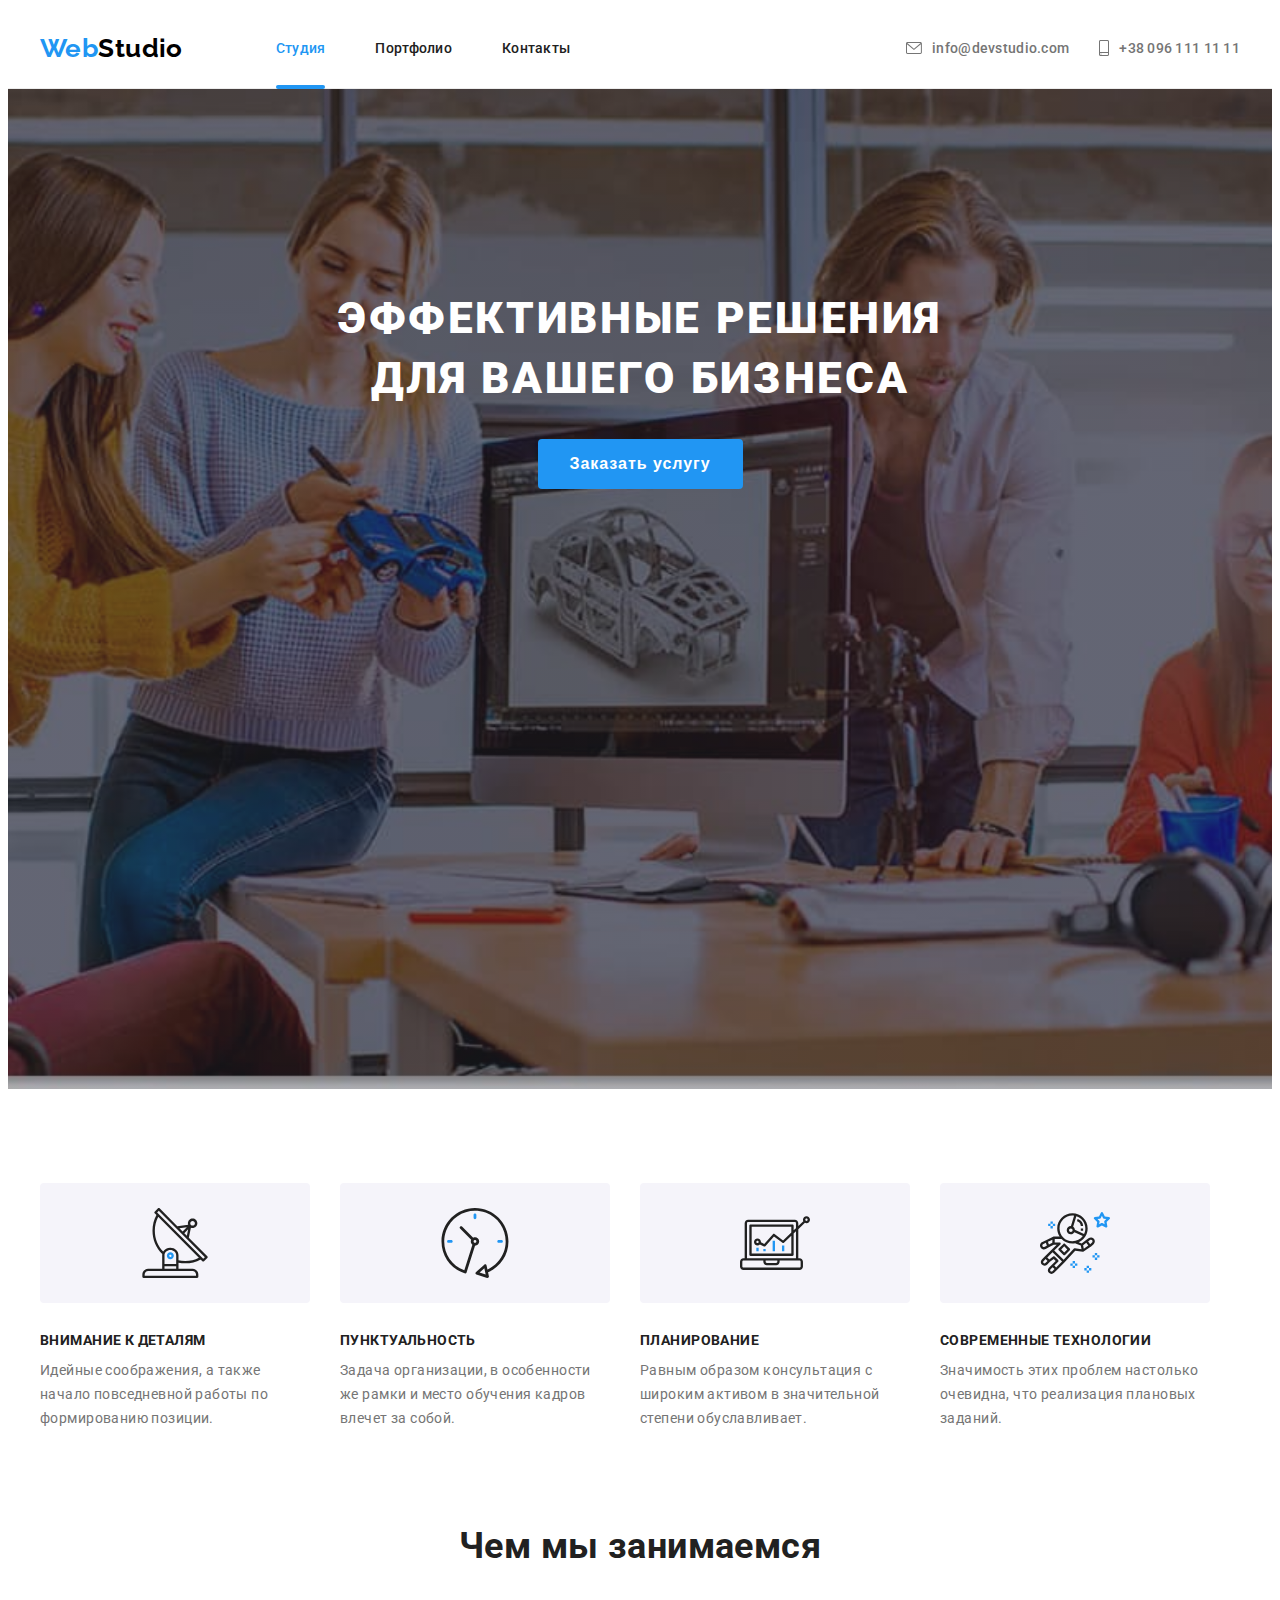
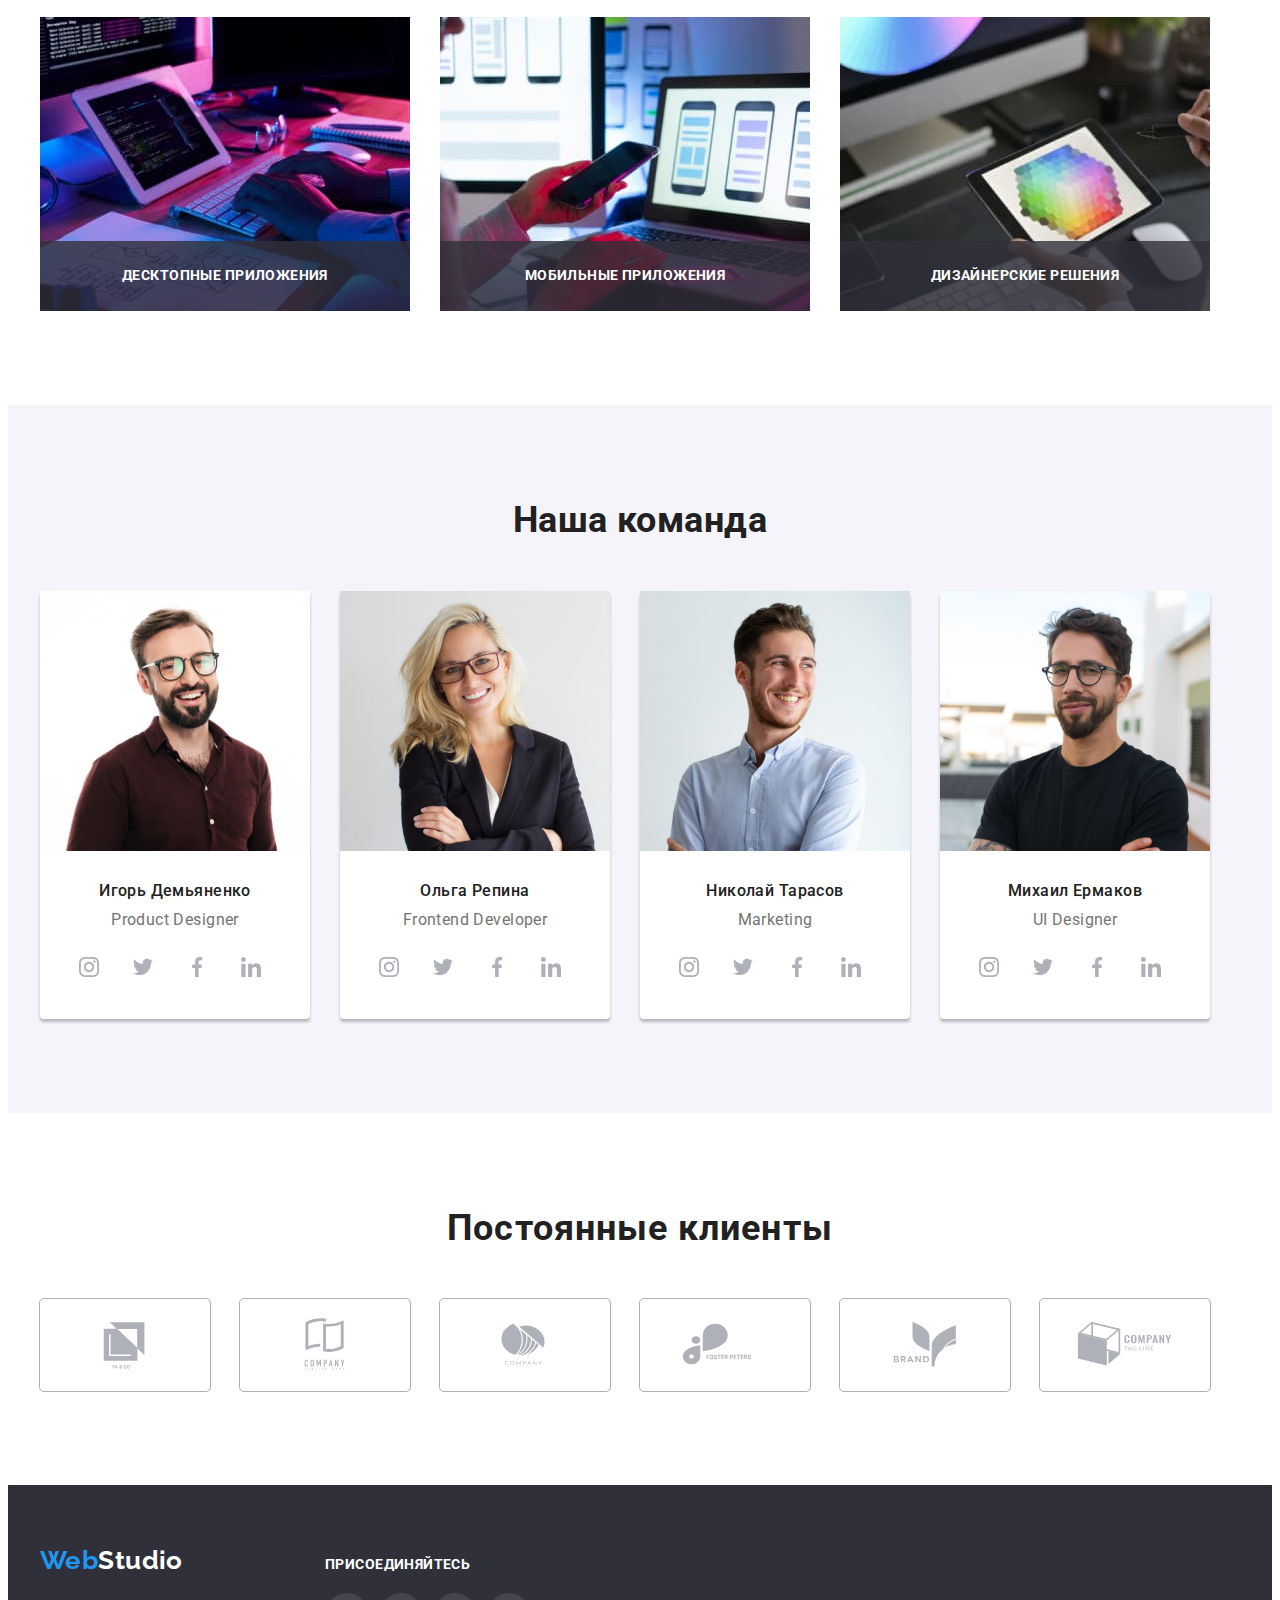
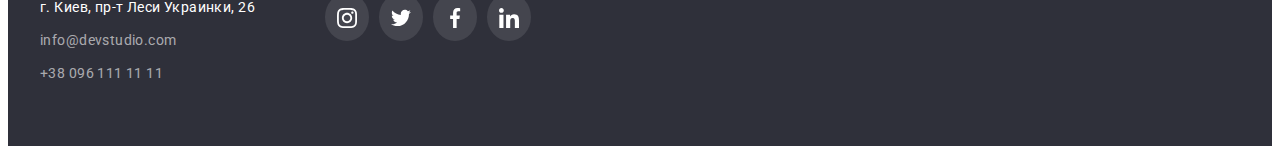
<file: index.html>
<!DOCTYPE html>
<html lang="ru">
  <head>
    <meta charset="UTF-8" />
    <meta http-equiv="X-UA-Compatible" content="IE=edge" />
    <meta name="viewport" content="width=device-width, initial-scale=1.0" />
    <link rel="preconnect" href="https://fonts.googleapis.com" />
    <link rel="preconnect" href="https://fonts.gstatic.com" crossorigin />
    <link
      href="https://fonts.googleapis.com/css2?family=Raleway:wght@700&family=Roboto:wght@400;500;700;900&display=swap"
      rel="stylesheet"
    />
    <link
      rel="stylesheet"
      href="https://cdnjs.cloudflare.com/ajax/libs/modern-normalize/1.1.0/modern-normalize.min.css"
      integrity="sha512-wpPYUAdjBVSE4KJnH1VR1HeZfpl1ub8YT/NKx4PuQ5NmX2tKuGu6U/JRp5y+Y8XG2tV+wKQpNHVUX03MfMFn9Q=="
      crossorigin="anonymous"
      referrerpolicy="no-referrer"
    />
    <link rel="stylesheet" href="./styles/styles.css" />
    <title>WebStudio</title>
  </head>
  <body>
    <header class="header">
      <div class="container">
        <nav class="header-nav">
          <a href="./index.html" class="header-logo"><span class="logo-web">Web</span>Studio</a>
          <ul class="list header-list">
            <li class="header-item">
              <a href="./index.html" class="link header-link current">Студия</a>
            </li>
            <li class="header-item">
              <a href="./portfolio.html" class="link header-link">Портфолио</a>
            </li>
            <li class="header-item"><a href="" class="link header-link">Контакты</a></li>
          </ul>
        </nav>
        <ul class="list header-contacts">
          <li class="header-item">
            <a href="mailto:info@devstudio.com" class="header-link mail link">
              <svg class="header-icon envelope" width="16" height="12">
                <use href="./images/symbol-defs.svg#icon-envelope-1"></use>
              </svg>
              info@devstudio.com</a
            >
          </li>
          <li class="header-item">
            <a href="tel:+380961111111" class="header-link link tel">
              <svg class="header-icon smartphone" width="10" height="16">
                <use href="./images/symbol-defs.svg#icon-smartphone-1"></use></svg
              >+38 096 111 11 11</a
            >
          </li>
        </ul>
      </div>
    </header>

    <main>
      <!--Шапка-->
      <section class="hero section">
        <div class="container hero-cont">
          <h1 class="hero-title">Эффективные решения для вашего бизнеса</h1>
          <button type="button" class="hero-btn" data-modal-open>Заказать услугу</button>
        </div>
      </section>

      <!--Особенности-->
      <section class="excell section">
        <div class="container">
          <h2 class="visually-hidden">Особенности</h2>
          <ul class="excell-list list">
            <li class="excell-list-box">
              <div class="excell-box">
                <svg class="excell-svg">
                  <use href="./images/symbol-defs.svg#icon-antenna-1-1"></use>
                </svg>
              </div>
              <h3 class="excell-sub-title">Внимание к деталям</h3>
              <p class="excell-text">
                Идейные соображения, а также начало повседневной работы по формированию позиции.
              </p>
            </li>
            <li class="excell-list-box">
              <div class="excell-box">
                <svg class="excell-svg">
                  <use href="./images/symbol-defs.svg#icon-clock-1-1"></use>
                </svg>
              </div>
              <h3 class="excell-sub-title">Пунктуальность</h3>
              <p class="excell-text">
                Задача организации, в особенности же рамки и место обучения кадров влечет за собой.
              </p>
            </li>
            <li class="excell-list-box">
              <div class="excell-box">
                <svg class="excell-svg">
                  <use href="./images/symbol-defs.svg#icon-diagram-1-1"></use>
                </svg>
              </div>
              <h3 class="excell-sub-title">Планирование</h3>
              <p class="excell-text">
                Равным образом консультация с широким активом в значительной степени обуславливает.
              </p>
            </li>
            <li class="excell-list-box">
              <div class="excell-box">
                <svg class="excell-svg">
                  <use href="./images/symbol-defs.svg#icon-astronaut-1-1"></use>
                </svg>
              </div>
              <h3 class="excell-sub-title">Современные технологии</h3>
              <p class="excell-text">
                Значимость этих проблем настолько очевидна, что реализация плановых заданий.
              </p>
            </li>
          </ul>
        </div>
      </section>

      <!--Чем мы занимаемся-->
      <section class="about section">
        <div class="container">
          <h2 class="about-title">Чем мы занимаемся</h2>
          <ul class="list about-list">
            <li class="about-imgs">
              <img class="about-img" src="./images/box1.jpg" alt="Картинка 1" width="370" />
              <div class="about-img-box">
                <h3 class="about-img-text">Десктопные приложения</h3>
              </div>
            </li>
            <li class="about-imgs">
              <img class="about-img" src="./images/box2.jpg" alt="Картинка 2" width="370" />
              <div class="about-img-box">
                <h3 class="about-img-text">Мобильные приложения</h3>
              </div>
            </li>
            <li class="about-imgs">
              <img class="about-img" src="./images/box3.jpg" alt="Картинка 3" width="370" />
              <div class="about-img-box">
                <h3 class="about-img-text">Дизайнерские решения</h3>
              </div>
            </li>
          </ul>
        </div>
      </section>

      <!--Наша команда-->
      <section class="team section">
        <div class="container">
          <h2 class="team-title">Наша команда</h2>
          <ul class="team-list list">
            <li class="team-card">
              <img
                src="./images/team_member1.jpg"
                alt="Фото Игорь Демьяненко"
                class="team-img"
                width="270"
              />
              <h3 class="team-name">Игорь Демьяненко</h3>
              <p class="team-prof">Product Designer</p>
              <ul class="team-social-list">
                <li class="team-social-item">
                  <a href="" class="team-social-link">
                    <svg class="team-social-icon" width="20" height="20">
                      <use href="./images/symbol-defs.svg#icon-instagram"></use>
                    </svg>
                  </a>
                </li>
                <li class="team-social-item">
                  <a href="" class="team-social-link">
                    <svg class="team-social-icon" width="20" height="20">
                      <use href="./images/symbol-defs.svg#icon-twitter"></use>
                    </svg>
                  </a>
                </li>
                <li class="team-social-item">
                  <a href="" class="team-social-link">
                    <svg class="team-social-icon" width="20" height="20">
                      <use href="./images/symbol-defs.svg#icon-facebook"></use>
                    </svg>
                  </a>
                </li>
                <li class="team-social-item">
                  <a href="" class="team-social-link">
                    <svg class="team-social-icon" width="20" height="20">
                      <use href="./images/symbol-defs.svg#icon-linkedin"></use>
                    </svg>
                  </a>
                </li>
              </ul>
            </li>
            <li class="team-card">
              <img
                src="./images/team_member2.jpg"
                alt="Фото Ольга Репина"
                class="team-img"
                width="270"
              />
              <h3 class="team-name">Ольга Репина</h3>
              <p class="team-prof">Frontend Developer</p>
              <ul class="team-social-list">
                <li class="team-social-item">
                  <a href="" class="team-social-link">
                    <svg class="team-social-icon" width="20" height="20">
                      <use href="./images/symbol-defs.svg#icon-instagram"></use>
                    </svg>
                  </a>
                </li>
                <li class="team-social-item">
                  <a href="" class="team-social-link">
                    <svg class="team-social-icon" width="20" height="20">
                      <use href="./images/symbol-defs.svg#icon-twitter"></use>
                    </svg>
                  </a>
                </li>
                <li class="team-social-item">
                  <a href="" class="team-social-link">
                    <svg class="team-social-icon" width="20" height="20">
                      <use href="./images/symbol-defs.svg#icon-facebook"></use>
                    </svg>
                  </a>
                </li>
                <li class="team-social-item">
                  <a href="" class="team-social-link">
                    <svg class="team-social-icon" width="20" height="20">
                      <use href="./images/symbol-defs.svg#icon-linkedin"></use>
                    </svg>
                  </a>
                </li>
              </ul>
            </li>
            <li class="team-card">
              <img
                src="./images/team_member3.jpg"
                alt="Фото Николай Тарасов"
                class="team-img"
                width="270"
              />
              <h3 class="team-name">Николай Тарасов</h3>
              <p class="team-prof">Marketing</p>
              <ul class="team-social-list">
                <li class="team-social-item">
                  <a href="" class="team-social-link">
                    <svg class="team-social-icon" width="20" height="20">
                      <use href="./images/symbol-defs.svg#icon-instagram"></use>
                    </svg>
                  </a>
                </li>
                <li class="team-social-item">
                  <a href="" class="team-social-link">
                    <svg class="team-social-icon" width="20" height="20">
                      <use href="./images/symbol-defs.svg#icon-twitter"></use>
                    </svg>
                  </a>
                </li>
                <li class="team-social-item">
                  <a href="" class="team-social-link">
                    <svg class="team-social-icon" width="20" height="20">
                      <use href="./images/symbol-defs.svg#icon-facebook"></use>
                    </svg>
                  </a>
                </li>
                <li class="team-social-item">
                  <a href="" class="team-social-link">
                    <svg class="team-social-icon" width="20" height="20">
                      <use href="./images/symbol-defs.svg#icon-linkedin"></use>
                    </svg>
                  </a>
                </li>
              </ul>
            </li>
            <li class="team-card">
              <img
                src="./images/team_member4.jpg"
                alt="Фото Михаил Ермаков"
                class="team-img"
                width="270"
              />
              <h3 class="team-name">Михаил Ермаков</h3>
              <p class="team-prof">UI Designer</p>
              <ul class="team-social-list">
                <li class="team-social-item">
                  <a href="" class="team-social-link">
                    <svg class="team-social-icon" width="20" height="20">
                      <use href="./images/symbol-defs.svg#icon-instagram"></use>
                    </svg>
                  </a>
                </li>
                <li class="team-social-item">
                  <a href="" class="team-social-link">
                    <svg class="team-social-icon" width="20" height="20">
                      <use href="./images/symbol-defs.svg#icon-twitter"></use>
                    </svg>
                  </a>
                </li>
                <li class="team-social-item">
                  <a href="" class="team-social-link">
                    <svg class="team-social-icon" width="20" height="20">
                      <use href="./images/symbol-defs.svg#icon-facebook"></use>
                    </svg>
                  </a>
                </li>
                <li class="team-social-item">
                  <a href="" class="team-social-link">
                    <svg class="team-social-icon" width="20" height="20">
                      <use href="./images/symbol-defs.svg#icon-linkedin"></use>
                    </svg>
                  </a>
                </li>
              </ul>
            </li>
          </ul>
        </div>
      </section>
      <section class="clients section">
        <div class="container">
          <h2 class="clients-title">Постоянные клиенты</h2>
          <div>
            <ul class="clients-list list">
              <li class="clients-svg-box">
                <a href="" class="clients-link">
                  <svg class="client-logo" width="106" height="60">
                    <use href="./images/symbol-defs.svg#icon-client1-1"></use>
                  </svg>
                </a>
              </li>
              <li class="clients-svg-box">
                <a href="" class="clients-link">
                  <svg class="client-logo" width="106" height="60">
                    <use href="./images/symbol-defs.svg#icon-client2-1"></use>
                  </svg>
                </a>
              </li>
              <li class="clients-svg-box">
                <a href="" class="clients-link">
                  <svg class="client-logo" width="106" height="60">
                    <use href="./images/symbol-defs.svg#icon-client3-1"></use>
                  </svg>
                </a>
              </li>
              <li class="clients-svg-box">
                <a href="" class="clients-link">
                  <svg class="client-logo" width="106" height="60">
                    <use href="./images/symbol-defs.svg#icon-client4-1"></use>
                  </svg>
                </a>
              </li>
              <li class="clients-svg-box">
                <a href="" class="clients-link">
                  <svg class="client-logo" width="106" height="60">
                    <use href="./images/symbol-defs.svg#icon-client5-1"></use>
                  </svg>
                </a>
              </li>
              <li class="clients-svg-box">
                <a href="" class="clients-link">
                  <svg class="client-logo" width="106" height="60">
                    <use href="./images/symbol-defs.svg#icon-client6-1"></use>
                  </svg>
                </a>
              </li>
            </ul>
          </div>
        </div>
      </section>
    </main>

    <footer class="footer">
      <div class="container footer-cont">
        <div>
          <a href="./index.html" class="footer-logo"><span class="logo-web">Web</span>Studio</a>
          <address class="address">
            <ul class="list">
              <li class="location">г. Киев, пр-т Леси Украинки, 26</li>
              <li>
                <a href="mailto:info@devstudio.com" class="footer-link link">info@devstudio.com</a>
              </li>
              <li><a href="tel:+380961111111" class="footer-link link">+38 096 111 11 11</a></li>
            </ul>
          </address>
        </div>
        <div class="footer-social-box">
          <p class="footer-social-text">присоединяйтесь</p>
          <div>
            <ul class="footer-social-list">
              <li class="footer-social-item">
                <a href="" class="footer-social-link">
                  <svg class="footer-social-icon" width="20" height="20">
                    <use href="./images/symbol-defs.svg#icon-instagram"></use>
                  </svg>
                </a>
              </li>
              <li class="footer-social-item">
                <a href="" class="footer-social-link">
                  <svg class="footer-social-icon" width="20" height="20">
                    <use href="./images/symbol-defs.svg#icon-twitter"></use>
                  </svg>
                </a>
              </li>
              <li class="footer-social-item">
                <a href="" class="footer-social-link">
                  <svg class="footer-social-icon" width="20" height="20">
                    <use href="./images/symbol-defs.svg#icon-facebook"></use>
                  </svg>
                </a>
              </li>
              <li class="footer-social-item">
                <a href="" class="footer-social-link">
                  <svg class="footer-social-icon" width="20" height="20">
                    <use href="./images/symbol-defs.svg#icon-linkedin"></use>
                  </svg>
                </a>
              </li>
            </ul>
          </div>
        </div>
      </div>
    </footer>
    <div class="backdrop is-hidden" data-modal>
      <div class="modal">
        <button type="button" class="close-btn" data-modal-close>
          <svg width="18" height="18">
            <use href="./images/symbol-defs.svg#icon-close-icon"></use>
          </svg>
        </button>
      </div>
    </div>
    <script src="./js/modal.js"></script>
  </body>
</html>
</file>
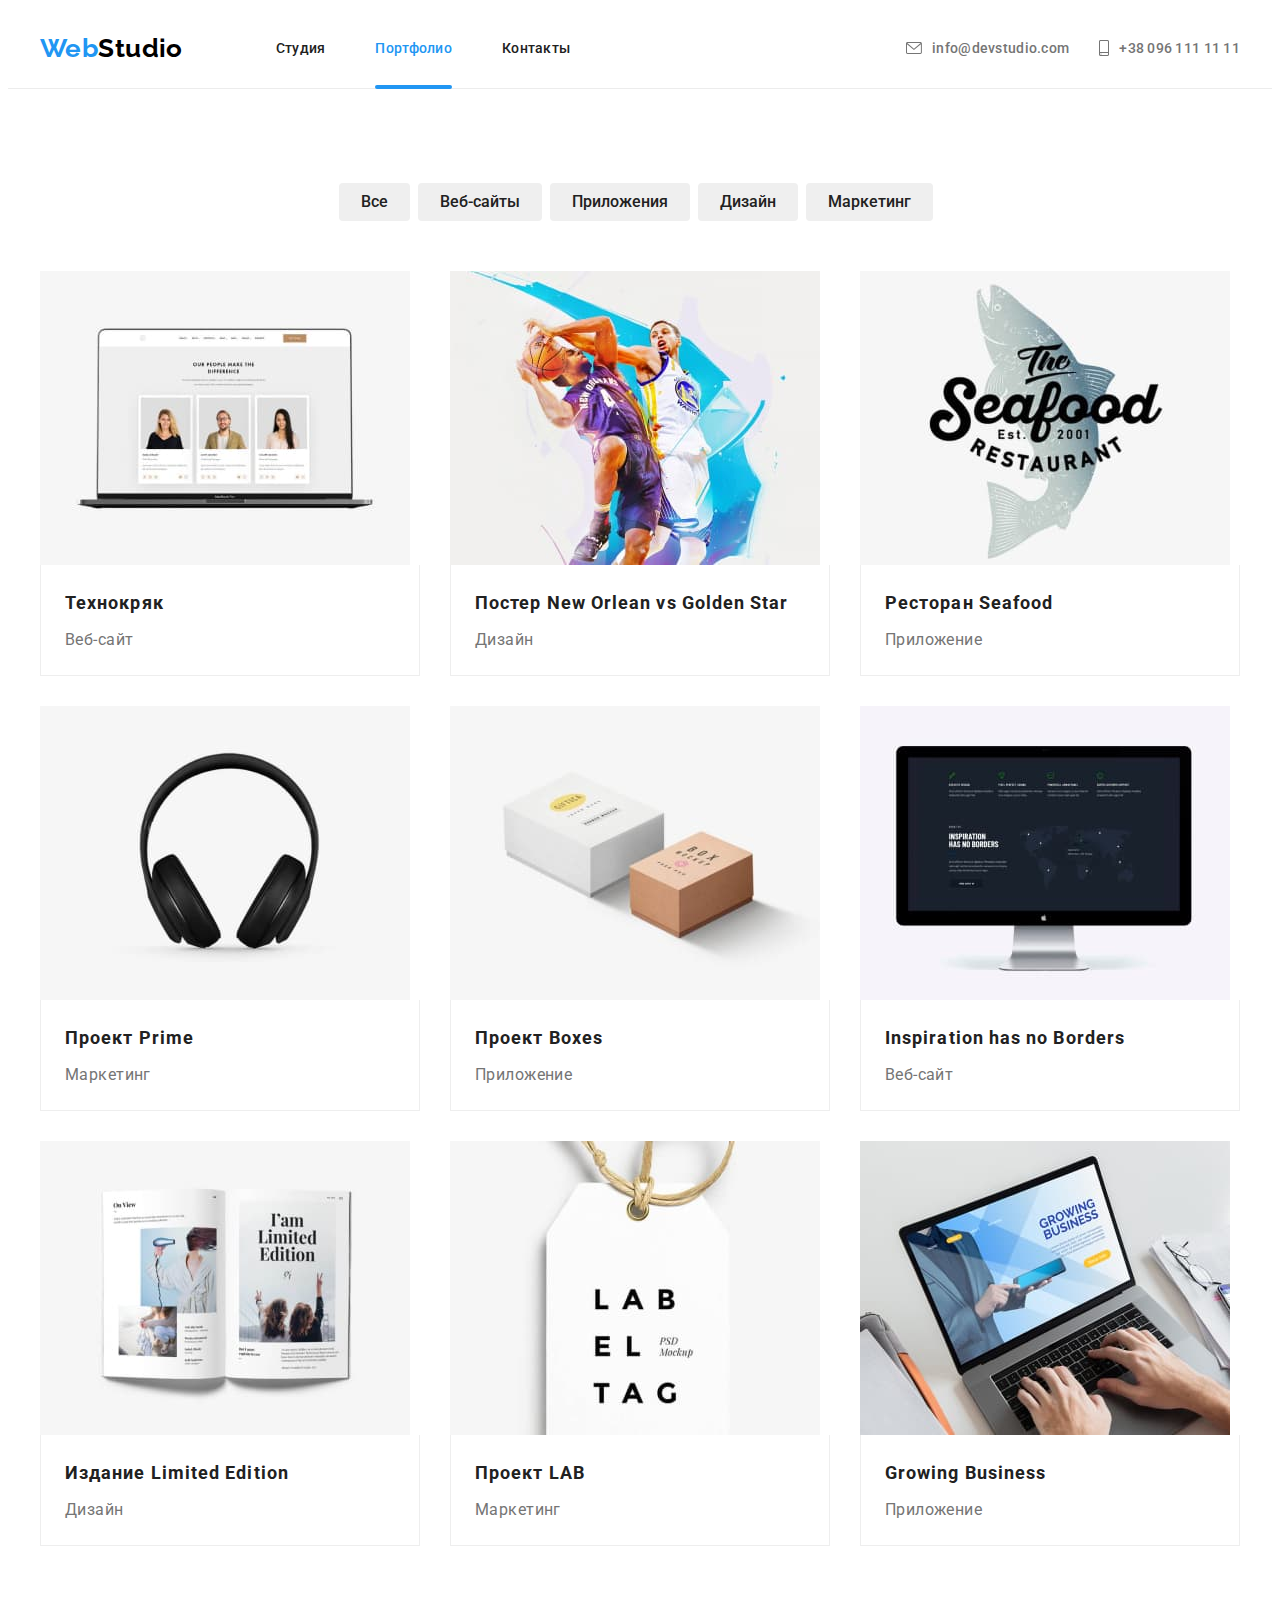
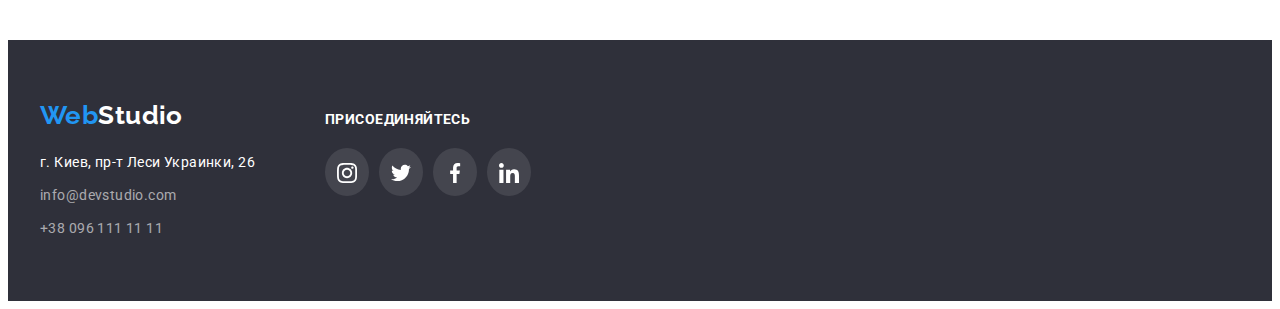
<file: portfolio.html>
<!DOCTYPE html>
<html lang="ru">
  <head>
    <meta charset="UTF-8" />
    <meta http-equiv="X-UA-Compatible" content="IE=edge" />
    <meta name="viewport" content="width=device-width, initial-scale=1.0" />
    <link rel="preconnect" href="https://fonts.googleapis.com" />
    <link rel="preconnect" href="https://fonts.gstatic.com" crossorigin />
    <link
      href="https://fonts.googleapis.com/css2?family=Raleway:wght@700&family=Roboto:wght@400;500;700;900&display=swap"
      rel="stylesheet"
    />
    <link
      rel="stylesheet"
      href="https://cdnjs.cloudflare.com/ajax/libs/modern-normalize/1.1.0/modern-normalize.min.css"
      integrity="sha512-wpPYUAdjBVSE4KJnH1VR1HeZfpl1ub8YT/NKx4PuQ5NmX2tKuGu6U/JRp5y+Y8XG2tV+wKQpNHVUX03MfMFn9Q=="
      crossorigin="anonymous"
      referrerpolicy="no-referrer"
    />
    <link rel="stylesheet" href="./styles/styles.css" />
    <title>WebStudio</title>
  </head>
  <body>
    <header class="header">
      <div class="container">
        <nav class="header-nav">
          <a href="./index.html" class="header-logo"><span class="logo-web">Web</span>Studio</a>
          <ul class="list header-list">
            <li class="header-item">
              <a href="./index.html" class="link header-link">Студия</a>
            </li>
            <li class="header-item">
              <a href="./portfolio.html" class="link header-link current">Портфолио</a>
            </li>
            <li class="header-item"><a href="" class="link header-link">Контакты</a></li>
          </ul>
        </nav>
        <ul class="list header-contacts">
          <li class="header-item">
            <a href="mailto:info@devstudio.com" class="header-link mail link">
              <svg class="header-icon envelope" width="16" height="12">
                <use href="./images/symbol-defs.svg#icon-envelope-1"></use>
              </svg>
              info@devstudio.com</a
            >
          </li>
          <li class="header-item">
            <a href="tel:+380961111111" class="header-link link tel">
              <svg class="header-icon smartphone" width="10" height="16">
                <use href="./images/symbol-defs.svg#icon-smartphone-1"></use></svg
              >+38 096 111 11 11</a
            >
          </li>
        </ul>
      </div>
    </header>

    <main>
      <h1 class="visually-hidden">Наши проэкты</h1>
      <section class="section">
        <div class="container">
          <!--Filters-->
          <ul class="list filters-btns">
            <li><button type="button" class="portf-btn">Все</button></li>
            <li><button type="button" class="portf-btn">Веб-сайты</button></li>
            <li><button type="button" class="portf-btn">Приложения</button></li>
            <li><button type="button" class="portf-btn">Дизайн</button></li>
            <li><button type="button" class="portf-btn">Маркетинг</button></li>
          </ul>
          <!--Projects-->
          <ul class="list projects-list">
            <li class="projects-item">
              <a href class="project-link link">
                <div class="projects-img-cont">
                  <img
                    class="projects-img"
                    src="./images/portfolio/img-1.jpg"
                    alt="Картинка"
                    width="370"
                  />
                  <p class="projects-hide-text">
                    Ресурс предлагает комплексные предложения с разным уровнем функционала и
                    сервисов. Все это позволит посетителю получить исчерпывающие сведения о компании
                    или частном лице.
                  </p>
                </div>
                <div class="projects-item-text">
                  <h2 class="projects-title">Технокряк</h2>
                  <p class="projects-type">Веб-сайт</p>
                </div>
              </a>
            </li>
            <li class="projects-item">
              <a href class="project-link link">
                <div class="projects-img-cont">
                  <img
                    class="projects-img"
                    src="./images/portfolio/img-2.jpg"
                    alt="Картинка"
                    width="370"
                  />
                  <p class="projects-hide-text">
                    Ресурс предлагает комплексные предложения с разным уровнем функционала и
                    сервисов. Все это позволит посетителю получить исчерпывающие сведения о компании
                    или частном лице.
                  </p>
                </div>
                <div class="projects-item-text">
                  <h2 class="projects-title">Постер New Orlean vs Golden Star</h2>
                  <p class="projects-type">Дизайн</p>
                </div>
              </a>
            </li>
            <li class="projects-item">
              <a href class="project-link link">
                <div class="projects-img-cont">
                  <img
                    class="projects-img"
                    src="./images/portfolio/img-3.jpg"
                    alt="Картинка"
                    width="370"
                  />
                  <p class="projects-hide-text">
                    Ресурс предлагает комплексные предложения с разным уровнем функционала и
                    сервисов. Все это позволит посетителю получить исчерпывающие сведения о компании
                    или частном лице.
                  </p>
                </div>
                <div class="projects-item-text">
                  <h2 class="projects-title">Ресторан Seafood</h2>
                  <p class="projects-type">Приложение</p>
                </div>
              </a>
            </li>
            <li class="projects-item">
              <a href class="project-link link">
                <div class="projects-img-cont">
                  <img
                    class="projects-img"
                    src="./images/portfolio/img-4.jpg"
                    alt="Картинка"
                    width="370"
                  />
                  <p class="projects-hide-text">
                    Ресурс предлагает комплексные предложения с разным уровнем функционала и
                    сервисов. Все это позволит посетителю получить исчерпывающие сведения о компании
                    или частном лице.
                  </p>
                </div>
                <div class="projects-item-text">
                  <h2 class="projects-title">Проект Prime</h2>
                  <p class="projects-type">Маркетинг</p>
                </div>
              </a>
            </li>
            <li class="projects-item">
              <a href class="project-link link">
                <div class="projects-img-cont">
                  <img
                    class="projects-img"
                    src="./images/portfolio/img-5.jpg"
                    alt="Картинка"
                    width="370"
                  />
                  <p class="projects-hide-text">
                    Ресурс предлагает комплексные предложения с разным уровнем функционала и
                    сервисов. Все это позволит посетителю получить исчерпывающие сведения о компании
                    или частном лице.
                  </p>
                </div>
                <div class="projects-item-text">
                  <h2 class="projects-title">Проект Boxes</h2>
                  <p class="projects-type">Приложение</p>
                </div>
              </a>
            </li>
            <li class="projects-item">
              <a href class="project-link link">
                <div class="projects-img-cont">
                  <img
                    class="projects-img"
                    src="./images/portfolio/img-6.jpg"
                    alt="Картинка"
                    width="370"
                  />
                  <p class="projects-hide-text">
                    Ресурс предлагает комплексные предложения с разным уровнем функционала и
                    сервисов. Все это позволит посетителю получить исчерпывающие сведения о компании
                    или частном лице.
                  </p>
                </div>
                <div class="projects-item-text">
                  <h2 class="projects-title">Inspiration has no Borders</h2>
                  <p class="projects-type">Веб-сайт</p>
                </div>
              </a>
            </li>
            <li class="projects-item">
              <a href class="project-link link">
                <div class="projects-img-cont">
                  <img
                    class="projects-img"
                    src="./images/portfolio/img-7.jpg"
                    alt="Картинка"
                    width="370"
                  />
                  <p class="projects-hide-text">
                    Ресурс предлагает комплексные предложения с разным уровнем функционала и
                    сервисов. Все это позволит посетителю получить исчерпывающие сведения о компании
                    или частном лице.
                  </p>
                </div>
                <div class="projects-item-text">
                  <h2 class="projects-title">Издание Limited Edition</h2>
                  <p class="projects-type">Дизайн</p>
                </div>
              </a>
            </li>
            <li class="projects-item">
              <a href class="project-link link">
                <div class="projects-img-cont">
                  <img
                    class="projects-img"
                    src="./images/portfolio/img-8.jpg"
                    alt="Картинка"
                    width="370"
                  />
                  <p class="projects-hide-text">
                    Ресурс предлагает комплексные предложения с разным уровнем функционала и
                    сервисов. Все это позволит посетителю получить исчерпывающие сведения о компании
                    или частном лице.
                  </p>
                </div>
                <div class="projects-item-text">
                  <h2 class="projects-title">Проект LAB</h2>
                  <p class="projects-type">Маркетинг</p>
                </div>
              </a>
            </li>
            <li class="projects-item">
              <a href="" class="project-link link">
                <div class="projects-img-cont">
                  <img
                    class="projects-img"
                    src="./images/portfolio/img-9.jpg"
                    alt="Картинка"
                    width="370"
                  />
                  <p class="projects-hide-text">
                    Ресурс предлагает комплексные предложения с разным уровнем функционала и
                    сервисов. Все это позволит посетителю получить исчерпывающие сведения о компании
                    или частном лице.
                  </p>
                </div>
                <div class="projects-item-text">
                  <h2 class="projects-title">Growing Business</h2>
                  <p class="projects-type">Приложение</p>
                </div>
              </a>
            </li>
          </ul>
        </div>
      </section>
    </main>

    <footer class="footer">
      <div class="container footer-cont">
        <div>
          <a href="./index.html" class="footer-logo"><span class="logo-web">Web</span>Studio</a>
          <address class="address">
            <ul class="list">
              <li class="location">г. Киев, пр-т Леси Украинки, 26</li>
              <li>
                <a href="mailto:info@devstudio.com" class="footer-link link">info@devstudio.com</a>
              </li>
              <li><a href="tel:+380961111111" class="footer-link link">+38 096 111 11 11</a></li>
            </ul>
          </address>
        </div>
        <div class="footer-social-box">
          <p class="footer-social-text">присоединяйтесь</p>
          <div>
            <ul class="footer-social-list">
              <li class="footer-social-item">
                <a href="" class="footer-social-link">
                  <svg class="footer-social-icon" width="20" height="20">
                    <use href="./images/symbol-defs.svg#icon-instagram"></use>
                  </svg>
                </a>
              </li>
              <li class="footer-social-item">
                <a href="" class="footer-social-link">
                  <svg class="footer-social-icon" width="20" height="20">
                    <use href="./images/symbol-defs.svg#icon-twitter"></use>
                  </svg>
                </a>
              </li>
              <li class="footer-social-item">
                <a href="" class="footer-social-link">
                  <svg class="footer-social-icon" width="20" height="20">
                    <use href="./images/symbol-defs.svg#icon-facebook"></use>
                  </svg>
                </a>
              </li>
              <li class="footer-social-item">
                <a href="" class="footer-social-link">
                  <svg class="footer-social-icon" width="20" height="20">
                    <use href="./images/symbol-defs.svg#icon-linkedin"></use>
                  </svg>
                </a>
              </li>
            </ul>
          </div>
        </div>
      </div>
    </footer>
  </body>
</html>
</file>
<file: styles/styles.css>
:root {
  --main-text-color: #212121;
  --secondary-text-color: #757575;
  --accent-color: #2196f3;
  --white-text-color: #ffffff;
  --black-color: #000000;
  --white-color: #ffffff;
  --section-grey-color: #f5f4fa;
  --footer-color: #2f303a;
  --svg-color: #afb1b8;
  --timing-function: cubic-bezier(0.4, 0, 0.2, 1);
}

p,
h1,
h2,
h3,
h4,
h5,
h6 {
  margin: 0;
}

ul,
ol {
  margin: 0;
  padding: 0;
  list-style: none;
}

button {
  cursor: pointer;
}

img {
  display: block;
}

body {
  font-family: 'Roboto', sans-serif;
  letter-spacing: 0.03em;
  font-size: 14px;
  background-color: var(--white-color);
  color: var(--main-text-color);
}

.container {
  width: 1200px;
  margin: 0 auto;
  padding-left: 15px;
  padding-right: 15px;
  /* outline: 1px solid red; */
}

.header-logo,
.footer-logo {
  text-decoration: none;
}

.link {
  text-decoration: none;
}

.link:hover,
.link:focus {
  color: var(--accent-color);
}

.section {
  padding: 94px 0;
}

address {
  font-style: normal;
}

.visually-hidden {
  position: absolute;
  white-space: nowrap;
  width: 1px;
  height: 1px;
  overflow: hidden;
  border: 0;
  padding: 0;
  clip: rect(0 0 0 0);
  clip-path: inset(50%);
  margin: -1px;
}

/* --------------------------------header------------------------------- */

.header {
  border-bottom: 1px solid #ececec;
}

.header .container {
  display: flex;
}

.header-nav {
  display: flex;
  align-items: center;
}

.header-list {
  display: flex;
}

.header-nav .header-item + .header-item {
  margin-left: 50px;
}

.header-contacts {
  display: flex;
  margin-left: auto;
}

.header-nav .link {
  display: block;
  padding: 32px 0;
}

.tel {
  margin-left: 30px;
}

.header-link {
  display: flex;
  align-items: center;
  font-weight: 500;
  line-height: 16px;
  letter-spacing: 0.02em;
  color: var(--main-text-color);
  display: block;
  padding: 32px 0;
  position: relative;
  transition: color 250ms var(--timing-function);
}

.header-link.current:after {
  content: '';
  position: absolute;
  width: 100%;
  height: 4px;
  background-color: var(--accent-color);
  border-radius: 2px;
  left: 0;
  bottom: 0;
  margin-bottom: -1px;
}

/* 
.tel::after {
  width: 10px;
  height: 16px;
  background-image: url(../images/symbol-defs.svg#icon-twitter);
} */

.current {
  color: var(--accent-color);
}

.header-logo {
  font-family: 'Raleway', sans-serif;
  font-style: normal;
  font-weight: 700;
  font-size: 26px;
  line-height: 1.19;
  color: var(--black-color);
  margin-right: 93px;
}

.header-icon {
  margin-right: 10px;
  fill: currentColor;
}

.tel,
.mail {
  display: flex;
  align-items: center;
}

.tel:hover .smartphone,
.tel:focus .smartphone {
  fill: var(--accent-color);
}

.mail:hover .envelope,
.mail:focus .envelope {
  fill: var(--accent-color);
}

.logo-web {
  color: var(--accent-color);
}

.mail,
.tel {
  color: var(--secondary-text-color);
}

/* --------------------------------hero------------------------------- */

.hero {
  background-color: #c4c4c4;
  padding: 200px 0;
  text-align: center;
  max-width: 1600px;
  height: 600px;
  margin: 0 auto;
  background-image: linear-gradient(rgba(47, 48, 58, 0.4), rgba(47, 48, 58, 0.4)),
    url(../images/hero-bg.jpg);
  background-repeat: no-repeat;
  background-position: center;
  background-size: cover;
}

.hero-cont {
  justify-content: center;
}

.hero-title {
  font-weight: 900;
  font-size: 44px;
  line-height: 1.36;
  letter-spacing: 0.06em;
  text-transform: uppercase;
  color: var(--white-text-color);
  width: 696px;
  height: 120px;
  margin: auto;
}

.hero-btn {
  font-weight: 700;
  font-size: 16px;
  line-height: 1.87;
  letter-spacing: 0.06em;
  color: var(--white-text-color);
  background-color: var(--accent-color);
  padding: 10px 32px;
  border: none;
  border-radius: 4px;
  margin-top: 30px;
  transition: background-color 250ms var(--timing-function);
}

.hero-btn:hover,
.hero-btn:focus {
  background-color: #188ce8;
}

/* --------------------------------excell------------------------------- */

.excell-box {
  display: flex;
  width: 270px;
  height: 120px;
  justify-content: center;
  align-items: center;
  background-color: #f5f4fa;
  border-radius: 4px;
}

.excell-svg {
  width: 70px;
  height: 70px;
}

.excell-list {
  display: flex;
}

.excell-list-box {
  max-width: 270px;
}

.excell-list-box:not(:last-child) {
  margin-right: 30px;
}

.excell-sub-title {
  font-size: 14px;
  font-weight: 700;
  line-height: 1.14;
  text-transform: uppercase;
  margin-bottom: 10px;
  margin-top: 30px;
}

.excell-text {
  line-height: 1.71;
  letter-spacing: 0.03em;
  color: var(--secondary-text-color);
}

/* --------------------------------about------------------------------- */

.about {
  padding-top: 0;
}

.about-title {
  font-weight: 700;
  font-size: 36px;
  line-height: 1.17;
  text-align: center;
  margin-bottom: 50px;
}

.about-list {
  display: flex;
  margin-left: -30px;
}
.about-imgs {
  margin-left: 30px;
  position: relative;
}

.about-img-text {
  font-weight: 700;
  font-size: 14px;
  line-height: 1.14;
  letter-spacing: 0.03em;
  text-transform: uppercase;
  color: #ffffff;
}

.about-img-box {
  position: absolute;
  bottom: 0;
  width: 100%;
  height: 70px;
  background-color: rgba(47, 48, 58, 0.8);
  display: flex;
  justify-content: center;
  align-items: center;
}

/* --------------------------------team------------------------------- */

.team {
  background-color: var(--section-grey-color);
}

.team-list {
  display: flex;
  margin-left: -30px;
}

.team-card {
  background-color: var(--white-color);
  margin-left: 30px;
  border-radius: 4px;
  box-shadow: 0 3px 3px rgb(0 0 0 / 25%);
}

.team-card:hover {
  box-shadow: 0 5px 5px rgb(0 0 0 / 25%);
}

.team-title {
  font-weight: 700;
  font-size: 36px;
  line-height: 1.17;
  text-align: center;
  margin-bottom: 50px;
}

.team-name {
  font-weight: 500;
  font-size: 16px;
  line-height: 1.19;
  text-align: center;
  margin-top: 30px;
  margin-bottom: 10px;
}

.team-prof {
  font-size: 16px;
  line-height: 1.19;
  text-align: center;
  color: var(--secondary-text-color);
  margin-bottom: 16px;
}

.team-social-list {
  display: flex;
  justify-content: center;
  margin-bottom: 30px;
}

.team-social-item {
  width: 44px;
  height: 44px;
  margin-right: 10px;
}

.team-social-link {
  width: 100%;
  height: 100%;
  display: flex;
  justify-content: center;
  align-items: center;
}

.team-social-icon {
  fill: var(--svg-color);
  transition: fill 250ms var(--timing-function);
}

.team-social-link:focus .team-social-icon,
.team-social-link:hover .team-social-icon {
  fill: var(--white-color);
}

.team-social-item:hover,
.team-social-item:focus {
  background-color: var(--accent-color);
  border-radius: 50%;
}

/* --------------------------------clients------------------------------- */

.clients-title {
  font-weight: 700;
  font-size: 36px;
  line-height: 1.17;
  text-align: center;
  letter-spacing: 0.03em;
  color: var(--main-text-color);
  margin-bottom: 50px;
}

.clients-list {
  display: flex;
  max-width: 1170px;
  justify-content: space-between;
}

.clients-svg-box {
  width: 170px;
  height: 92px;
}

.clients-link {
  display: flex;
  justify-content: center;
  align-items: center;
  width: 100%;
  height: 100%;
  outline: 1px solid var(--svg-color);
  border-radius: 4px;
}

.client-logo {
  fill: var(--svg-color);
  transition: fill 250ms var(--timing-function);
}

.clients-link:hover,
.clients-link:focus {
  outline: 1px solid var(--accent-color);
}

.clients-link:hover .client-logo,
.clients-link:focus .client-logo {
  fill: var(--accent-color);
}

/* --------------------------------footer------------------------------- */

.footer {
  background-color: var(--footer-color);
  padding: 60px 0;
}

.footer-cont {
  display: flex;
  align-items: baseline;
}

.footer-logo {
  font-family: 'Raleway', sans-serif;
  font-weight: 700;
  font-size: 26px;
  line-height: 1.19;
  color: var(--white-color);
  display: inline-block;
  margin-bottom: 20px;
}

.footer-social-box {
  margin-left: 70px;
}

.location {
  line-height: 1.71;
  color: var(--white-text-color);
}

.footer-link {
  line-height: 1.71;
  color: rgba(255, 255, 255, 0.6);
  display: block;
  margin-top: 9px;
  transition: color 250ms var(--timing-function);
}

.footer-social-text {
  font-weight: 700;
  font-size: 14px;
  line-height: 1.14;
  letter-spacing: 0.03em;
  text-transform: uppercase;
  color: var(--white-text-color);
  margin-bottom: 20px;
}

.footer-social-list {
  display: flex;
  /* justify-content: center; */
}

.footer-social-item {
  display: flex;
  justify-content: center;
  align-items: center;
  width: 44px;
  height: 44px;
  margin-right: 10px;
  background-color: rgba(255, 255, 255, 0.1);
  border-radius: 50%;
  padding-top: 4px;
  transition: background-color 250ms var(--timing-function);
}

.footer-social-icon {
  fill: var(--white-text-color);
}

.footer-social-item:focus,
.footer-social-item:hover {
  background-color: var(--accent-color);
}

/* --------------------------------portfolio------------------------------- */

.filters-btns {
  display: flex;
  justify-content: center;
}

.portf-btn {
  font-family: inherit;
  font-weight: 500;
  font-size: 16px;
  line-height: 1.62;
  text-align: center;
  color: var(--main-text-color);
  padding: 6px 22px;
  border: none;
  border-radius: 4px;
  margin-right: 8px;
  transition: color 250ms var(--timing-function);
  transition: background-color 250ms var(--timing-function);
}

.portf-btn:hover,
.portf-btn:focus {
  color: var(--white-color);
  background-color: var(--accent-color);
  box-shadow: 0px 3px 1px rgba(0, 0, 0, 0.1), 0px 1px 2px rgba(0, 0, 0, 0.08),
    0px 2px 2px rgba(0, 0, 0, 0.12);
  border-radius: 4px;
}

.projects-title {
  font-weight: 700;
  font-size: 18px;
  line-height: 2;
  letter-spacing: 0.06em;
  margin-bottom: 4px;
  color: var(--main-text-color);
}

.projects-type {
  font-size: 16px;
  line-height: 1.88;
  color: var(--secondary-text-color);
}

.projects-list {
  display: flex;
  flex-wrap: wrap;
  margin-top: 50px;
  margin-left: -30px;
  margin-bottom: -30px;
}

.projects-item {
  width: calc(100% / 3 - 30px);
  margin-left: 30px;
  margin-bottom: 30px;
}

.projects-img-cont {
  position: relative;
  overflow: hidden;
}

.projects-hide-text {
  font-size: 18px;
  line-height: 1.56;
  letter-spacing: 0.03em;
  color: var(--white-color);
  position: absolute;
  top: 0;
  background-color: rgba(33, 150, 243, 0.9);
  height: 100%;
  padding: 63px 24px;
  display: flex;
  text-align: center;
  align-items: center;
  transform: translateY(101%);
  transition: transform 250ms linear;
  transition-timing-function: var(--timing-function);
}

.project-link:hover .projects-hide-text,
.project-link:focus .projects-hide-text {
  transform: translateY(0);
}

.projects-item-text {
  padding: 20px 24px;
  border-bottom: 1px solid #eeeeee;
  border-left: 1px solid #eeeeee;
  border-right: 1px solid #eeeeee;
}

.project-link {
  display: block;
  transition: box-shadow 250ms var(--timing-function);
}

.project-link:hover,
.project-link:focus {
  box-shadow: 0px 4px 4px 0px rgba(0, 0, 0, 0.25);
}

/* -----------------modal-------------- */

.backdrop {
  width: 100vw;
  height: 100vh;
  background-color: rgba(0, 0, 0, 0.2);
  position: fixed;
  top: 0;
  transition: opacity 250ms, visibility 250ms;
  display: flex;
  align-items: center;
  justify-content: center;
}

.modal {
  width: 528px;
  min-height: 581px;
  background-color: rgba(255, 255, 255, 1);
  border-radius: 4px;
  /* position: absolute;
  top: 50%;
  left: 50%; */
  transform: rotate(360deg) scale(1);
  transition: transform 500ms;
}

.backdrop.is-hidden .modal {
  transform: rotate(180deg) scale(0);
}

.close-btn {
  width: 30px;
  height: 30px;
  margin-top: 8px;
  margin-right: 8px;
  margin-left: auto;
  display: flex;
  border: 1px solid #e6e6e6;
  border-radius: 50%;
  background-color: transparent;
  align-items: center;
  transition: transform 250ms;
  transition-timing-function: cubic-bezier(0.4, 0, 0.2, 1);
}

.close-btn:hover,
.close-btn:focus {
  fill: var(--accent-color);
  box-shadow: 0px 3px 1px rgba(0, 0, 0, 0.1), 0px 1px 2px rgba(0, 0, 0, 0.08),
    0px 2px 2px rgba(0, 0, 0, 0.12);
}

.is-hidden {
  visibility: hidden;
  opacity: 0;
  pointer-events: none;
}

.no-scroll {
  overflow: hidden;
}
</file>
